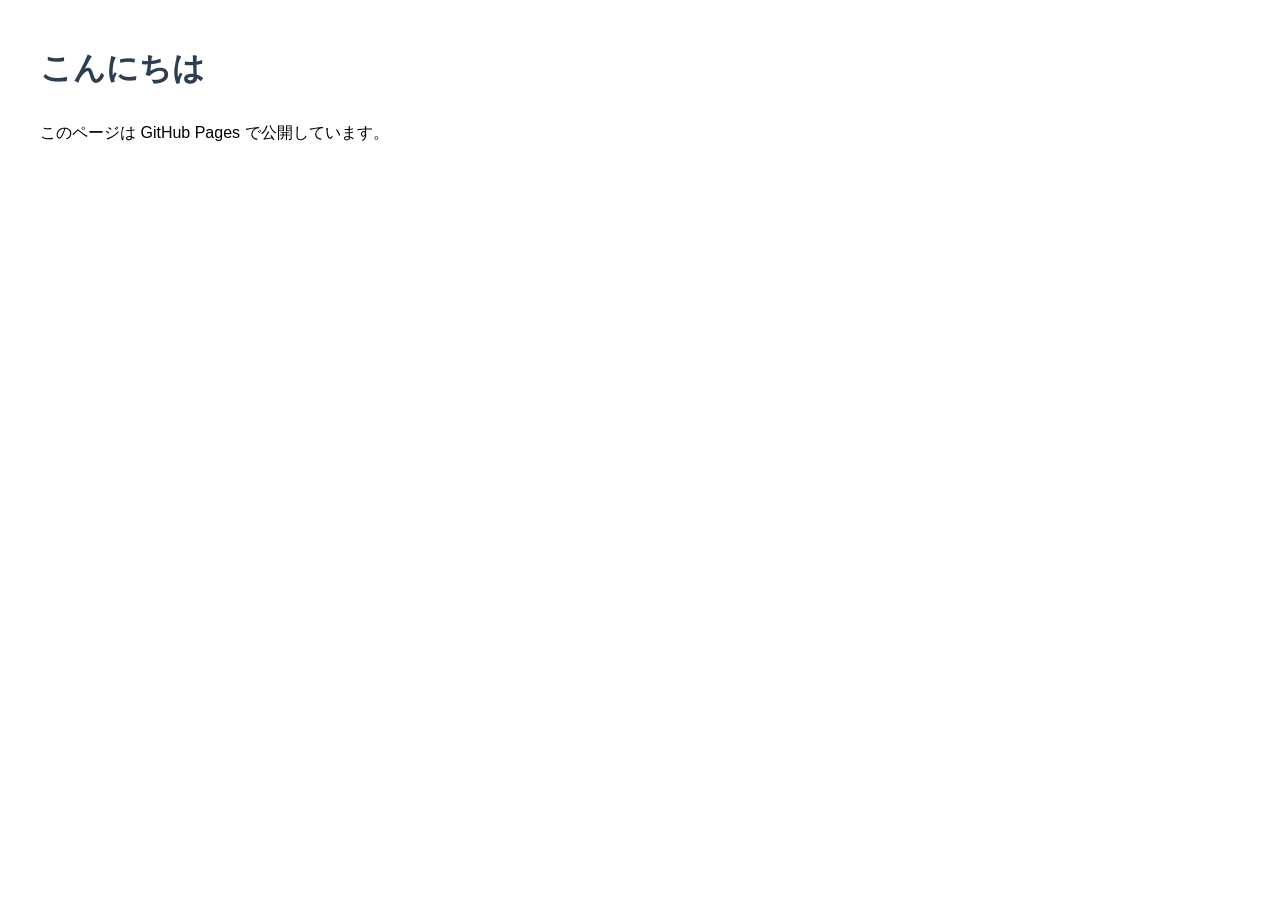
<file: index.html>
<!DOCTYPE html>
<html lang="ja">
<head>
  <meta charset="UTF-8">
  <meta name="viewport" content="width=device-width, initial-scale=1.0">
  <title>はじめてのGitHub Pages</title>
  <link rel="stylesheet" href="style.css">
</head>
<body>
  <h1>こんにちは</h1>
  <p>このページは GitHub Pages で公開しています。</p>
</body>
</html>
</file>
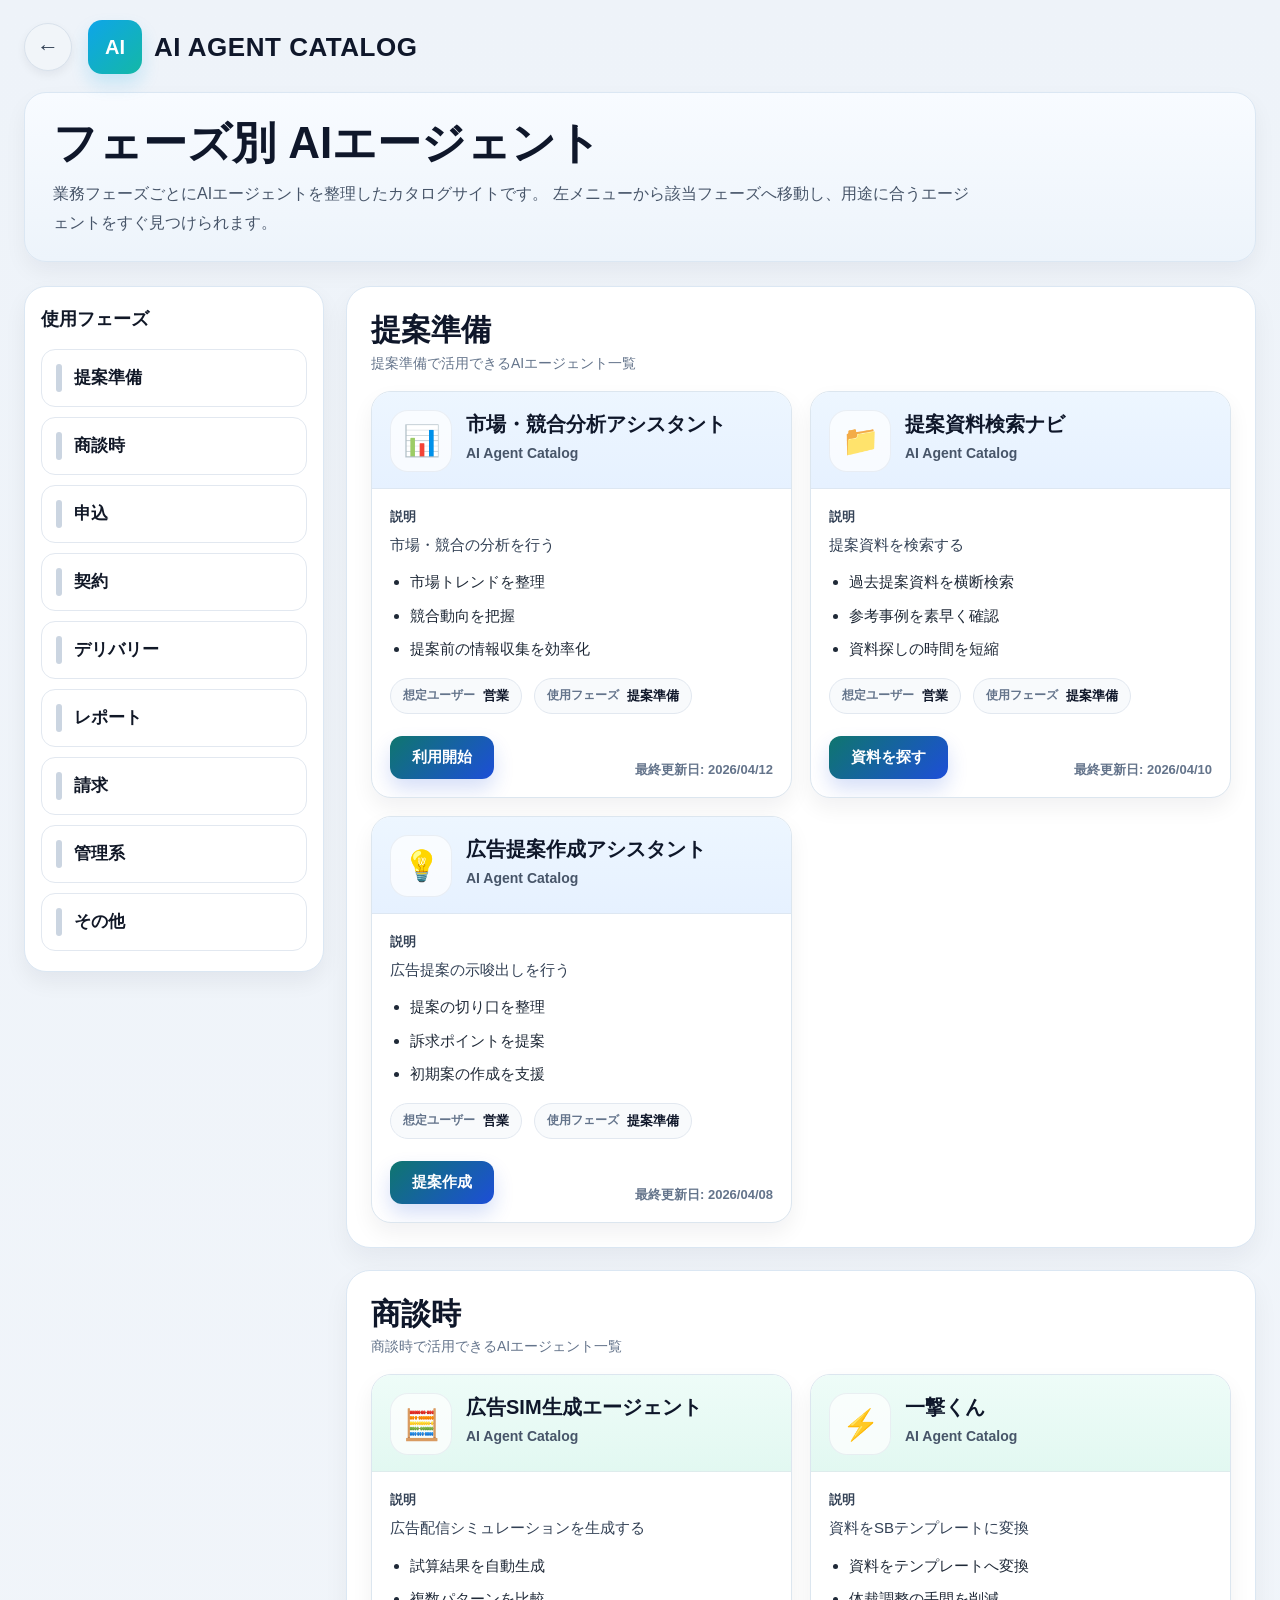
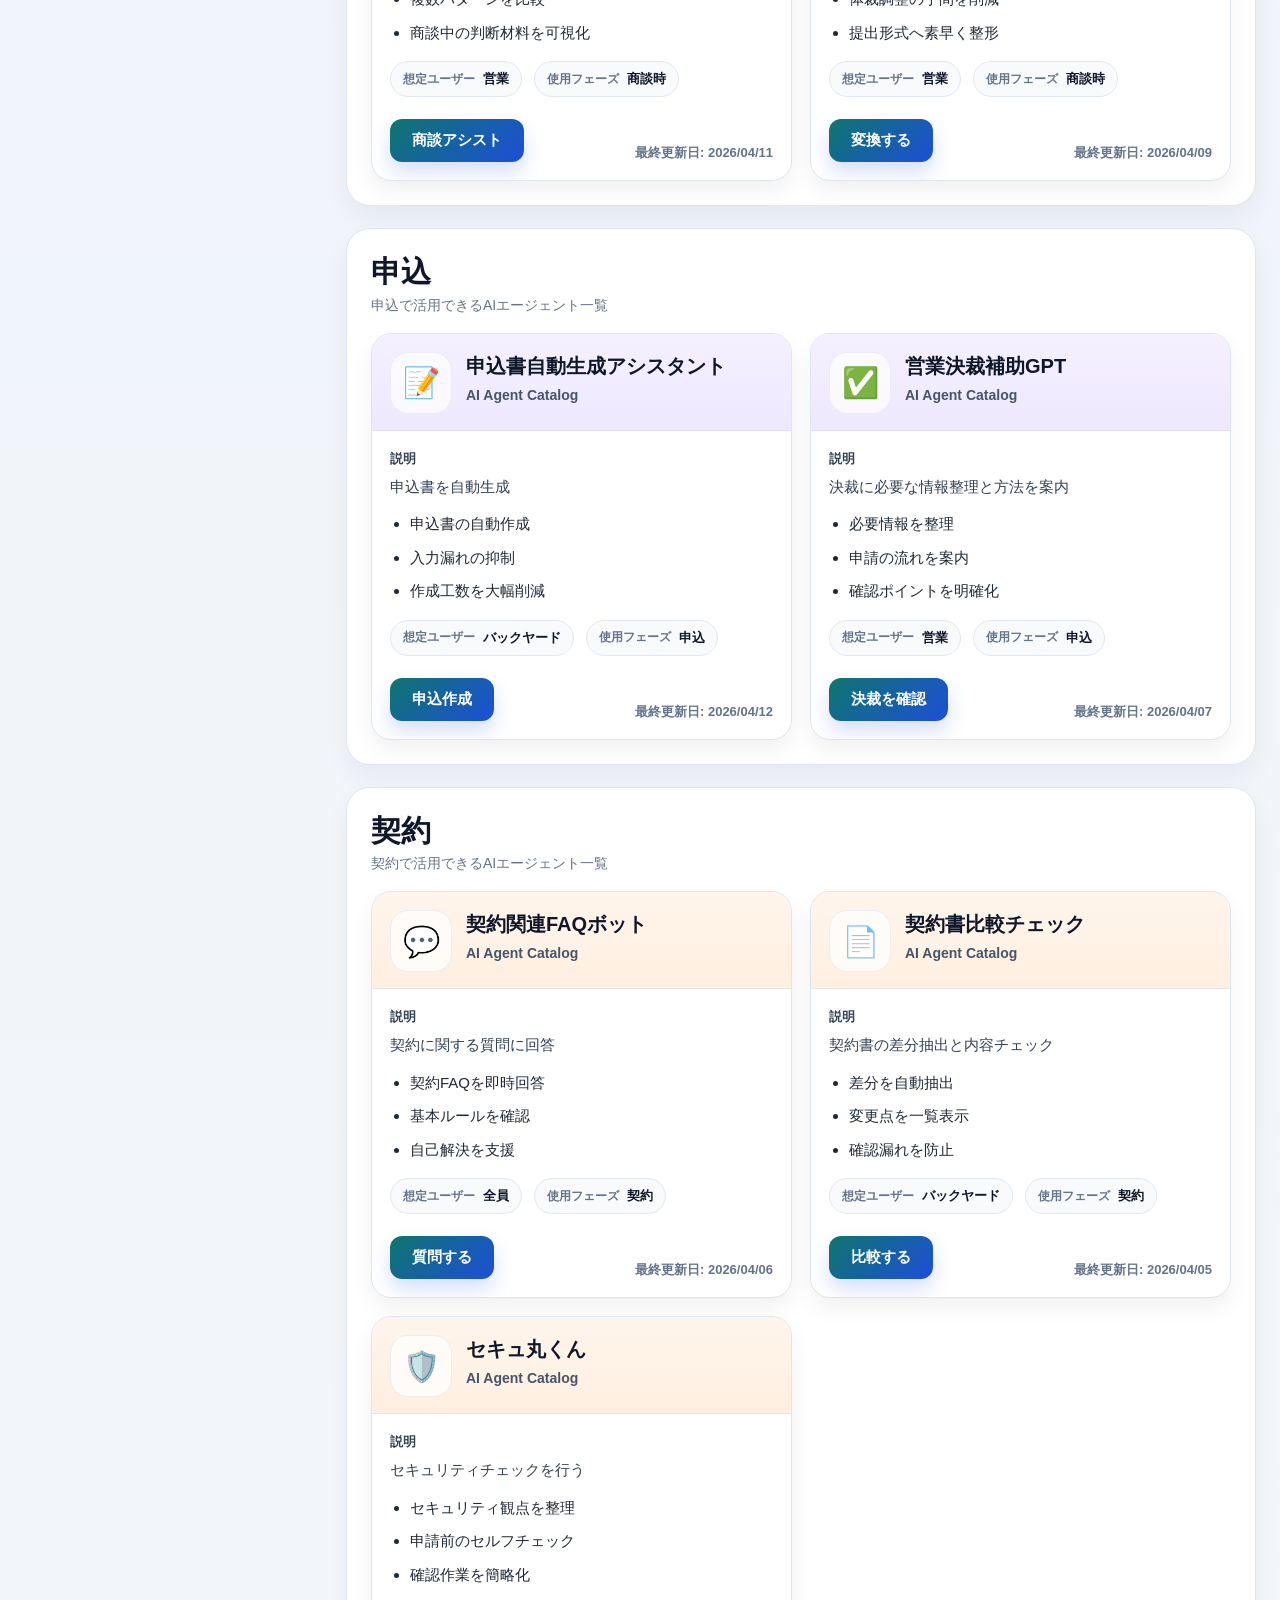
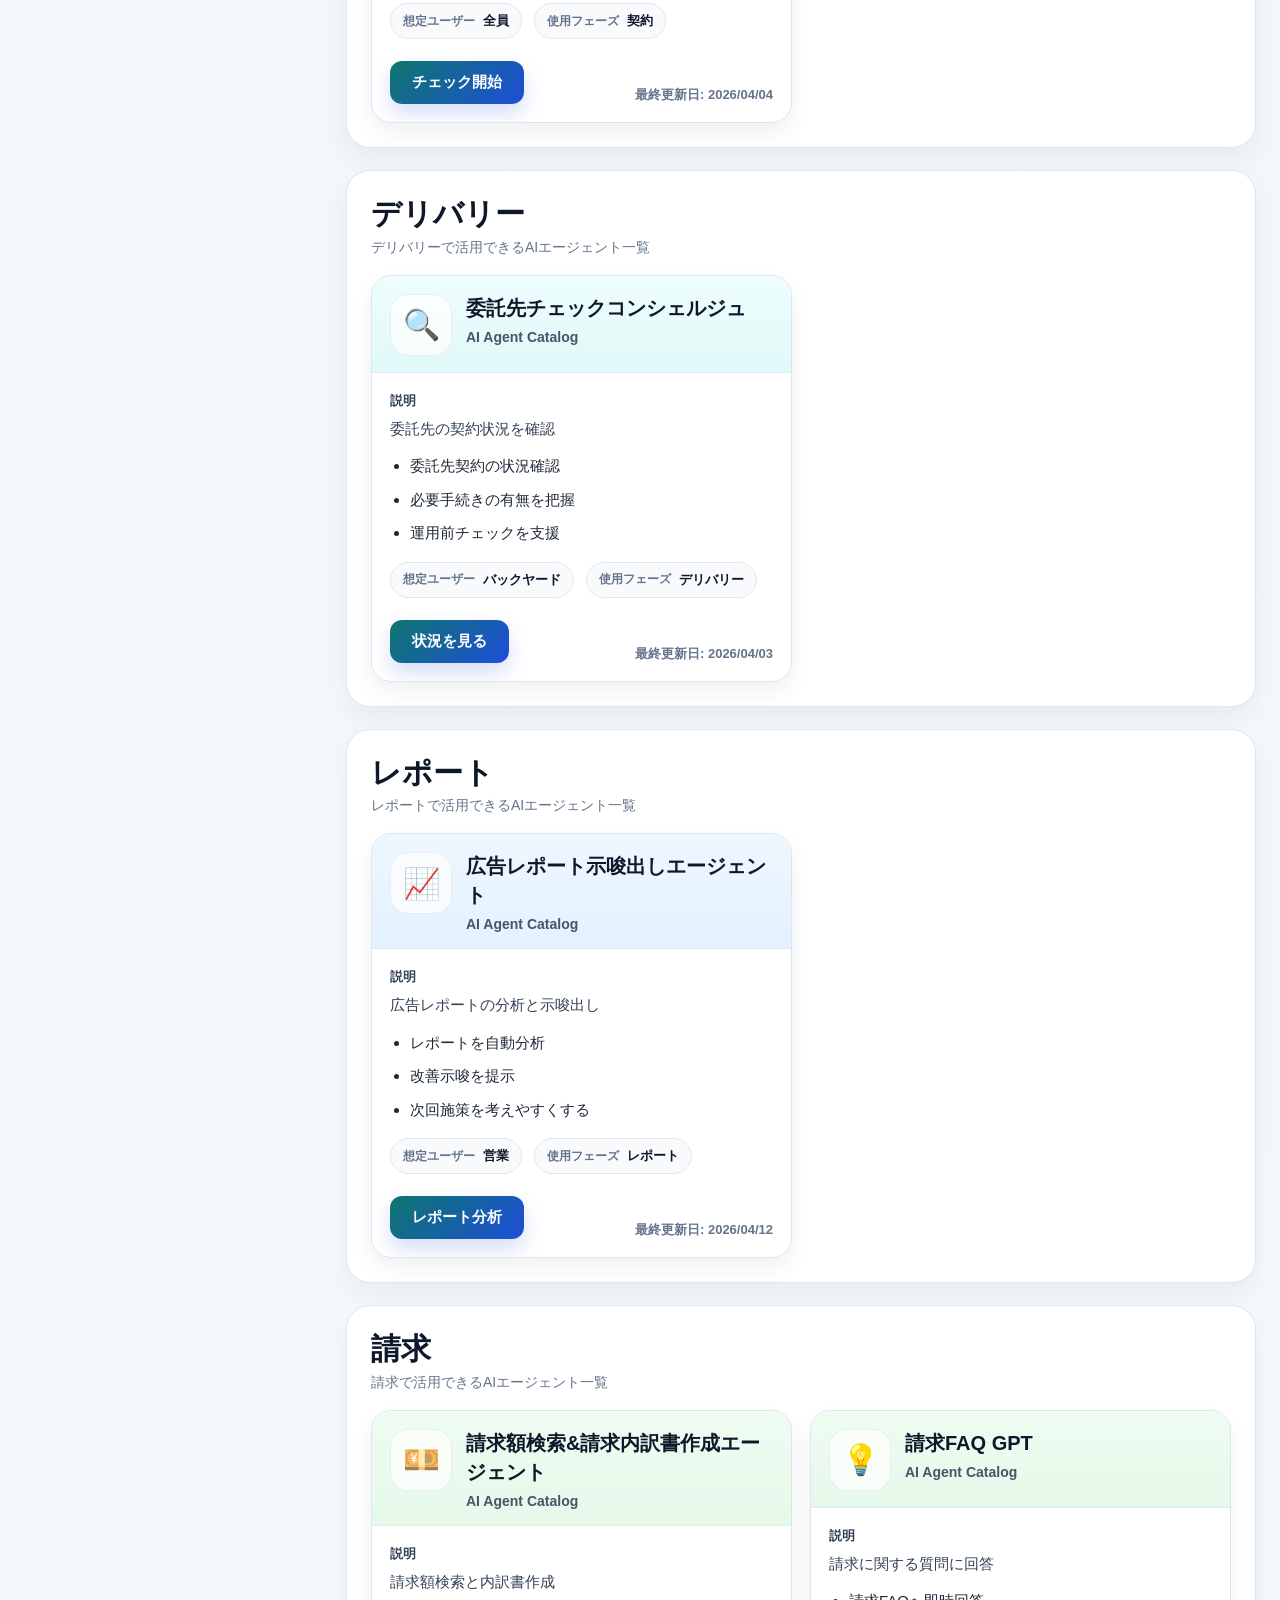
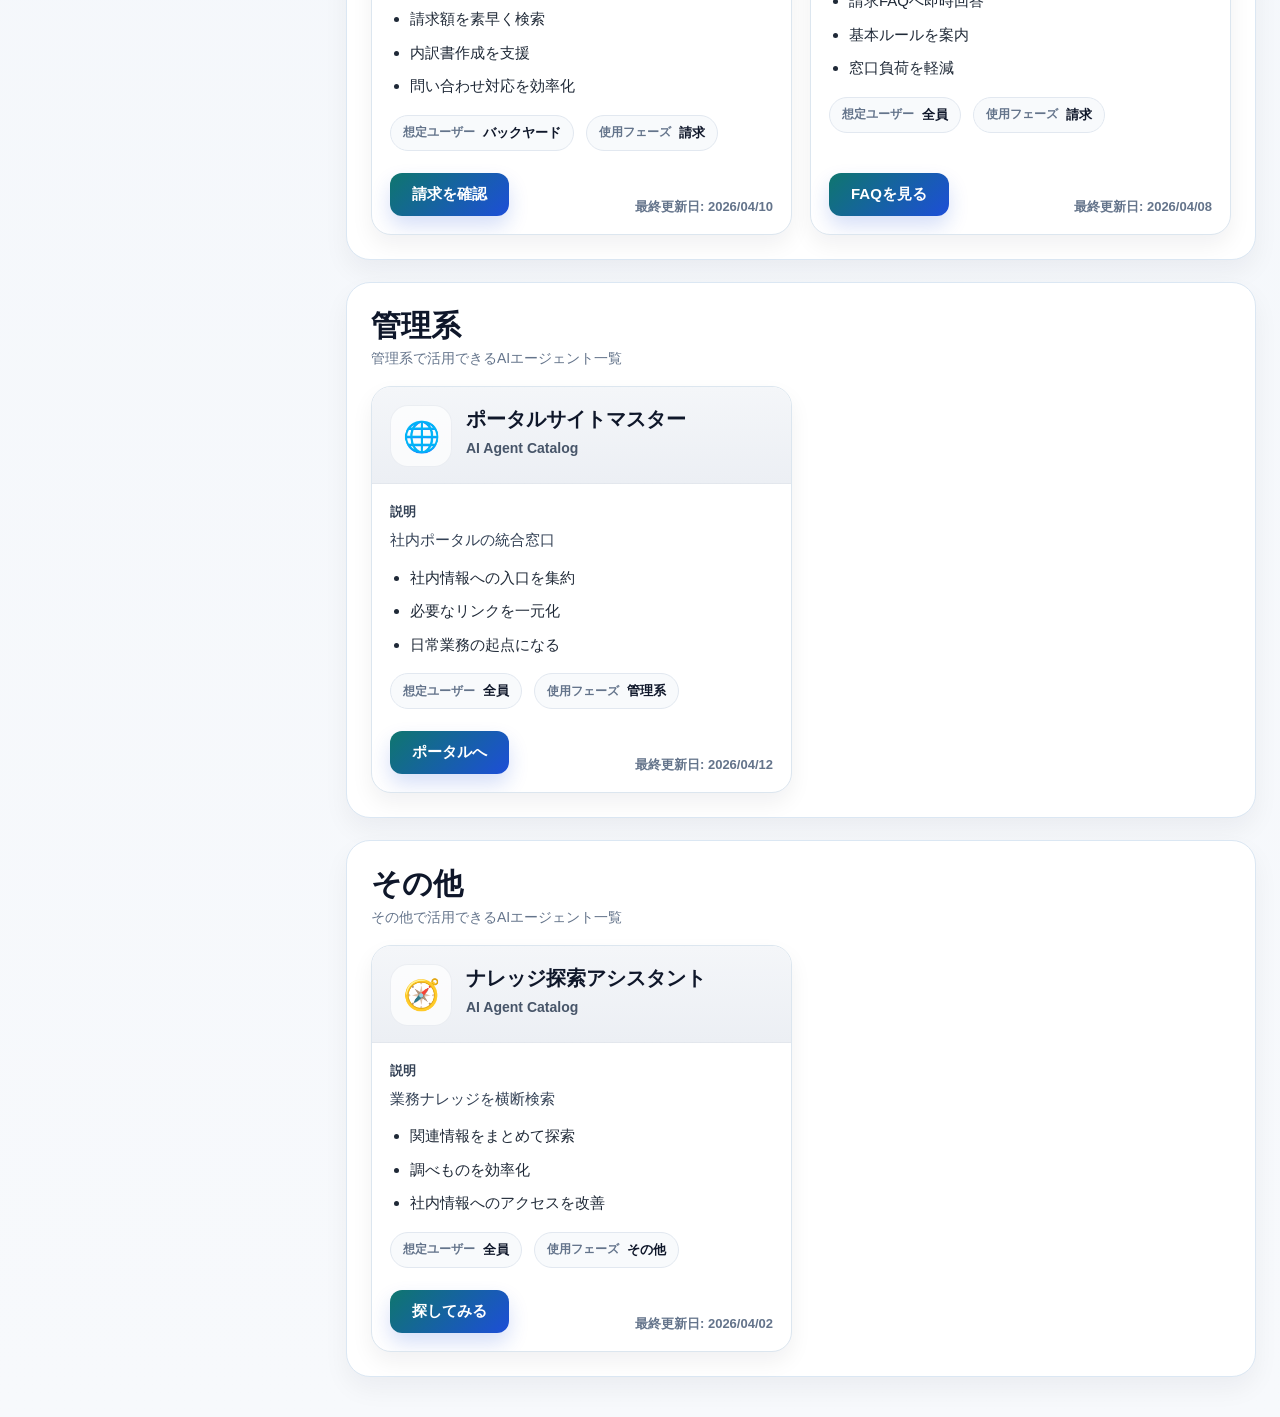
<file: catalog.html>
<!DOCTYPE html>
<html lang="ja">
<head>
  <meta charset="UTF-8" />
  <meta name="viewport" content="width=device-width, initial-scale=1.0" />
  <title>フェーズ別 AIエージェント</title>
  <link rel="stylesheet" href="./catalog.css" />
</head>
<body>
  <div id="app"></div>

  <script>
    const phases = [
      { id: 'phase-proposal', label: '提案準備' },
      { id: 'phase-meeting', label: '商談時' },
      { id: 'phase-application', label: '申込' },
      { id: 'phase-contract', label: '契約' },
      { id: 'phase-delivery', label: 'デリバリー' },
      { id: 'phase-report', label: 'レポート' },
      { id: 'phase-billing', label: '請求' },
      { id: 'phase-admin', label: '管理系' },
      { id: 'phase-other', label: 'その他' }
    ];

    const agents = [
      {
        name: '市場・競合分析アシスタント',
        phase: '提案準備',
        userType: '営業',
        updatedAt: '2026/04/12',
        summary: '市場・競合の分析を行う',
        bullets: ['市場トレンドを整理', '競合動向を把握', '提案前の情報収集を効率化'],
        ctaLabel: '利用開始',
        icon: '📊',
        accentClass: 'accentBlue'
      },
      {
        name: '提案資料検索ナビ',
        phase: '提案準備',
        userType: '営業',
        updatedAt: '2026/04/10',
        summary: '提案資料を検索する',
        bullets: ['過去提案資料を横断検索', '参考事例を素早く確認', '資料探しの時間を短縮'],
        ctaLabel: '資料を探す',
        icon: '📁',
        accentClass: 'accentBlue'
      },
      {
        name: '広告提案作成アシスタント',
        phase: '提案準備',
        userType: '営業',
        updatedAt: '2026/04/08',
        summary: '広告提案の示唆出しを行う',
        bullets: ['提案の切り口を整理', '訴求ポイントを提案', '初期案の作成を支援'],
        ctaLabel: '提案作成',
        icon: '💡',
        accentClass: 'accentBlue'
      },
      {
        name: '広告SIM生成エージェント',
        phase: '商談時',
        userType: '営業',
        updatedAt: '2026/04/11',
        summary: '広告配信シミュレーションを生成する',
        bullets: ['試算結果を自動生成', '複数パターンを比較', '商談中の判断材料を可視化'],
        ctaLabel: '商談アシスト',
        icon: '🧮',
        accentClass: 'accentMint'
      },
      {
        name: '一撃くん',
        phase: '商談時',
        userType: '営業',
        updatedAt: '2026/04/09',
        summary: '資料をSBテンプレートに変換',
        bullets: ['資料をテンプレートへ変換', '体裁調整の手間を削減', '提出形式へ素早く整形'],
        ctaLabel: '変換する',
        icon: '⚡',
        accentClass: 'accentMint'
      },
      {
        name: '申込書自動生成アシスタント',
        phase: '申込',
        userType: 'バックヤード',
        updatedAt: '2026/04/12',
        summary: '申込書を自動生成',
        bullets: ['申込書の自動作成', '入力漏れの抑制', '作成工数を大幅削減'],
        ctaLabel: '申込作成',
        icon: '📝',
        accentClass: 'accentPurple'
      },
      {
        name: '営業決裁補助GPT',
        phase: '申込',
        userType: '営業',
        updatedAt: '2026/04/07',
        summary: '決裁に必要な情報整理と方法を案内',
        bullets: ['必要情報を整理', '申請の流れを案内', '確認ポイントを明確化'],
        ctaLabel: '決裁を確認',
        icon: '✅',
        accentClass: 'accentPurple'
      },
      {
        name: '契約関連FAQボット',
        phase: '契約',
        userType: '全員',
        updatedAt: '2026/04/06',
        summary: '契約に関する質問に回答',
        bullets: ['契約FAQを即時回答', '基本ルールを確認', '自己解決を支援'],
        ctaLabel: '質問する',
        icon: '💬',
        accentClass: 'accentOrange'
      },
      {
        name: '契約書比較チェック',
        phase: '契約',
        userType: 'バックヤード',
        updatedAt: '2026/04/05',
        summary: '契約書の差分抽出と内容チェック',
        bullets: ['差分を自動抽出', '変更点を一覧表示', '確認漏れを防止'],
        ctaLabel: '比較する',
        icon: '📄',
        accentClass: 'accentOrange'
      },
      {
        name: 'セキュ丸くん',
        phase: '契約',
        userType: '全員',
        updatedAt: '2026/04/04',
        summary: 'セキュリティチェックを行う',
        bullets: ['セキュリティ観点を整理', '申請前のセルフチェック', '確認作業を簡略化'],
        ctaLabel: 'チェック開始',
        icon: '🛡️',
        accentClass: 'accentOrange'
      },
      {
        name: '委託先チェックコンシェルジュ',
        phase: 'デリバリー',
        userType: 'バックヤード',
        updatedAt: '2026/04/03',
        summary: '委託先の契約状況を確認',
        bullets: ['委託先契約の状況確認', '必要手続きの有無を把握', '運用前チェックを支援'],
        ctaLabel: '状況を見る',
        icon: '🔍',
        accentClass: 'accentTeal'
      },
      {
        name: '広告レポート示唆出しエージェント',
        phase: 'レポート',
        userType: '営業',
        updatedAt: '2026/04/12',
        summary: '広告レポートの分析と示唆出し',
        bullets: ['レポートを自動分析', '改善示唆を提示', '次回施策を考えやすくする'],
        ctaLabel: 'レポート分析',
        icon: '📈',
        accentClass: 'accentSky'
      },
      {
        name: '請求額検索&請求内訳書作成エージェント',
        phase: '請求',
        userType: 'バックヤード',
        updatedAt: '2026/04/10',
        summary: '請求額検索と内訳書作成',
        bullets: ['請求額を素早く検索', '内訳書作成を支援', '問い合わせ対応を効率化'],
        ctaLabel: '請求を確認',
        icon: '💴',
        accentClass: 'accentGreen'
      },
      {
        name: '請求FAQ GPT',
        phase: '請求',
        userType: '全員',
        updatedAt: '2026/04/08',
        summary: '請求に関する質問に回答',
        bullets: ['請求FAQへ即時回答', '基本ルールを案内', '窓口負荷を軽減'],
        ctaLabel: 'FAQを見る',
        icon: '💡',
        accentClass: 'accentGreen'
      },
      {
        name: 'ポータルサイトマスター',
        phase: '管理系',
        userType: '全員',
        updatedAt: '2026/04/12',
        summary: '社内ポータルの統合窓口',
        bullets: ['社内情報への入口を集約', '必要なリンクを一元化', '日常業務の起点になる'],
        ctaLabel: 'ポータルへ',
        icon: '🌐',
        accentClass: 'accentGray'
      },
      {
        name: 'ナレッジ探索アシスタント',
        phase: 'その他',
        userType: '全員',
        updatedAt: '2026/04/02',
        summary: '業務ナレッジを横断検索',
        bullets: ['関連情報をまとめて探索', '調べものを効率化', '社内情報へのアクセスを改善'],
        ctaLabel: '探してみる',
        icon: '🧭',
        accentClass: 'accentGray'
      }
    ];

    const phaseIdMap = Object.fromEntries(phases.map((phase) => [phase.label, phase.id]));

    function renderMenu() {
      return phases.map((phase) => `
        <a class="phaseLink" href="#${phase.id}">
          <span class="phaseLinkBar"></span>
          <span class="phaseLinkText">${phase.label}</span>
        </a>
      `).join('');
    }

    function renderCards(phaseLabel) {
      const phaseAgents = agents.filter((agent) => agent.phase === phaseLabel);

      if (phaseAgents.length === 0) {
        return '<p class="emptyText">このフェーズのエージェントはまだ登録されていません。</p>';
      }

      return phaseAgents.map((agent) => `
        <article class="card">
          <div class="cardTop ${agent.accentClass}">
            <div class="cardIcon">${agent.icon}</div>
            <div class="cardTitleArea">
              <h3 class="cardTitle">${agent.name}</h3>
              <div class="cardCompany">AI Agent Catalog</div>
            </div>
          </div>

          <div class="cardBody">
            <div class="summaryRow">
              <span class="summaryLabel">説明</span>
              <p class="summaryText">${agent.summary}</p>
            </div>

            <ul class="bulletList">
              ${agent.bullets.map((bullet) => `<li class="bulletItem">${bullet}</li>`).join('')}
            </ul>
          </div>

          <div class="cardMeta">
            <div class="metaBlock">
              <span class="metaLabel">想定ユーザー</span>
              <span class="metaValue">${agent.userType}</span>
            </div>

            <div class="metaBlock">
              <span class="metaLabel">使用フェーズ</span>
              <span class="metaValue">${agent.phase}</span>
            </div>
          </div>

          <div class="cardFooter">
            <button type="button" class="ctaButton" data-agent-name="${agent.name}">${agent.ctaLabel}</button>
            <div class="updatedAt">最終更新日: ${agent.updatedAt}</div>
          </div>
        </article>
      `).join('');
    }

    function renderSections() {
      return phases.map((phase) => `
        <section id="${phase.id}" class="phaseSection">
          <div class="phaseHeader">
            <h2 class="phaseTitle">${phase.label}</h2>
            <p class="phaseDescription">${phase.label}で活用できるAIエージェント一覧</p>
          </div>
          <div class="cardGrid">
            ${renderCards(phase.label)}
          </div>
        </section>
      `).join('');
    }

    function renderPage() {
      const app = document.getElementById('app');
      app.innerHTML = `
        <div class="catalogPage">
          <div class="topBar">
            <a class="backCircle" href="./index.html" aria-label="トップページへ戻る">←</a>
            <div class="brandArea">
              <div class="brandLogo">AI</div>
              <div class="brandText">AI AGENT CATALOG</div>
            </div>
          </div>

          <div class="pageHeader">
            <h1 class="pageTitle">フェーズ別 AIエージェント</h1>
            <p class="pageLead">
              業務フェーズごとにAIエージェントを整理したカタログサイトです。
              左メニューから該当フェーズへ移動し、用途に合うエージェントをすぐ見つけられます。
            </p>
          </div>

          <div class="pageLayout">
            <aside class="sidebar">
              <div class="sidebarCard">
                <h2 class="sidebarTitle">使用フェーズ</h2>
                <nav class="phaseMenu">
                  ${renderMenu()}
                </nav>
              </div>
            </aside>

            <main class="contentArea">
              ${renderSections()}
            </main>
          </div>
        </div>
      `;

      document.querySelectorAll('.ctaButton').forEach((button) => {
        button.addEventListener('click', () => {
          const agentName = button.getAttribute('data-agent-name');
          alert(`「${agentName}」の起動先や詳細画面は、今後ここに接続できます。`);
        });
      });
    }

    renderPage();
  </script>
</body>
</html>
</file>
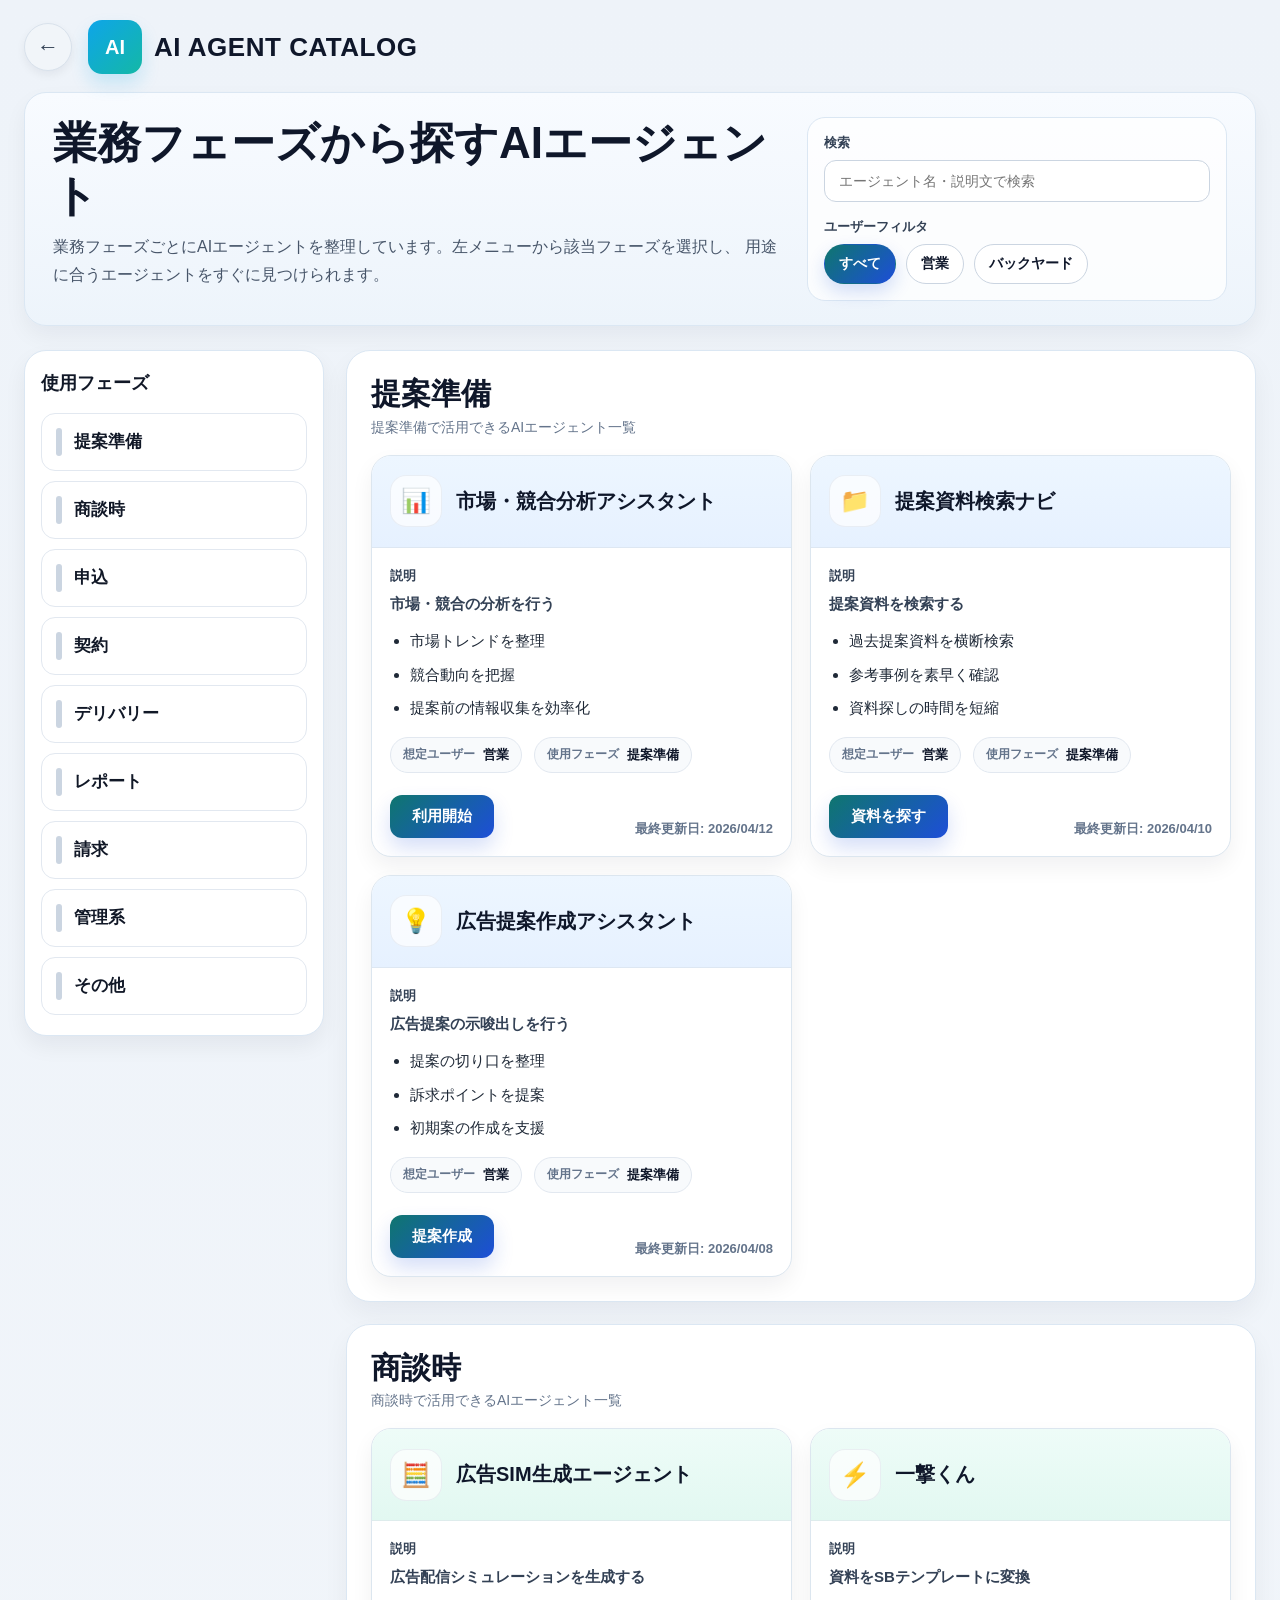
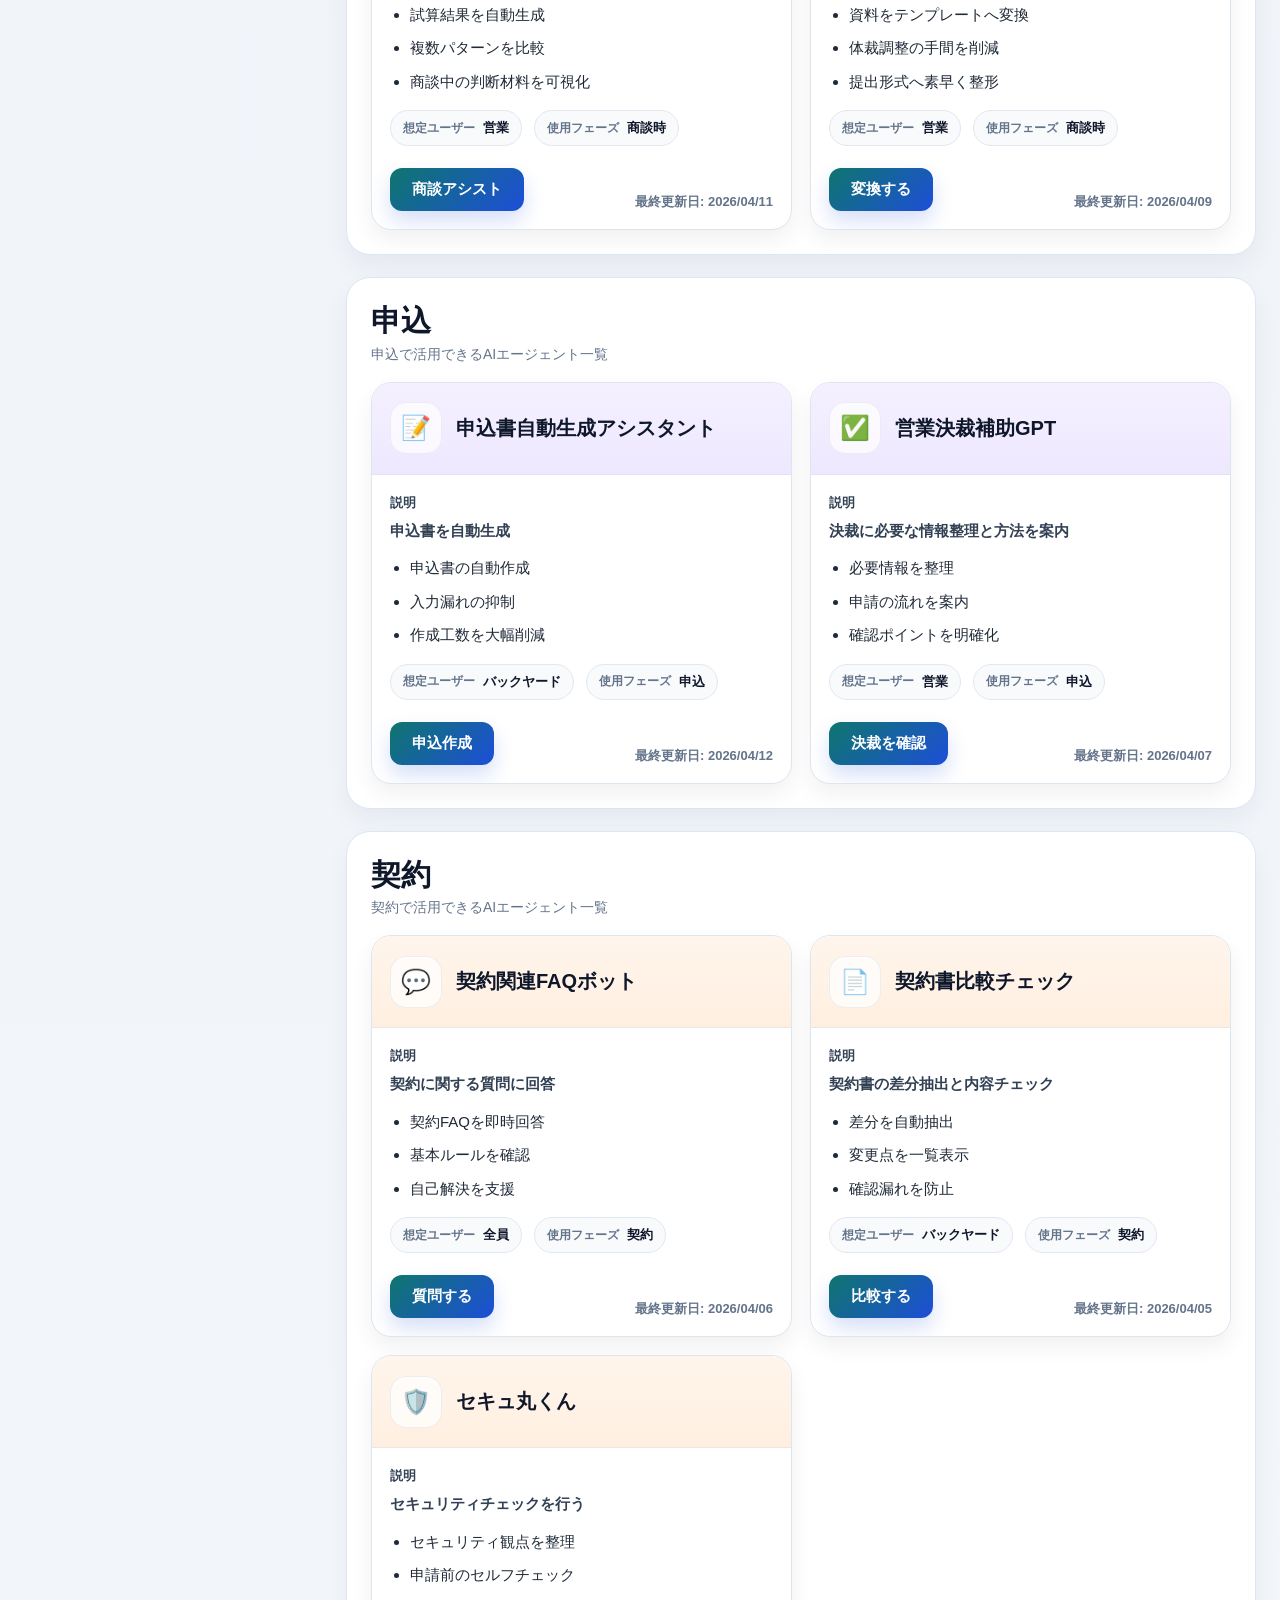
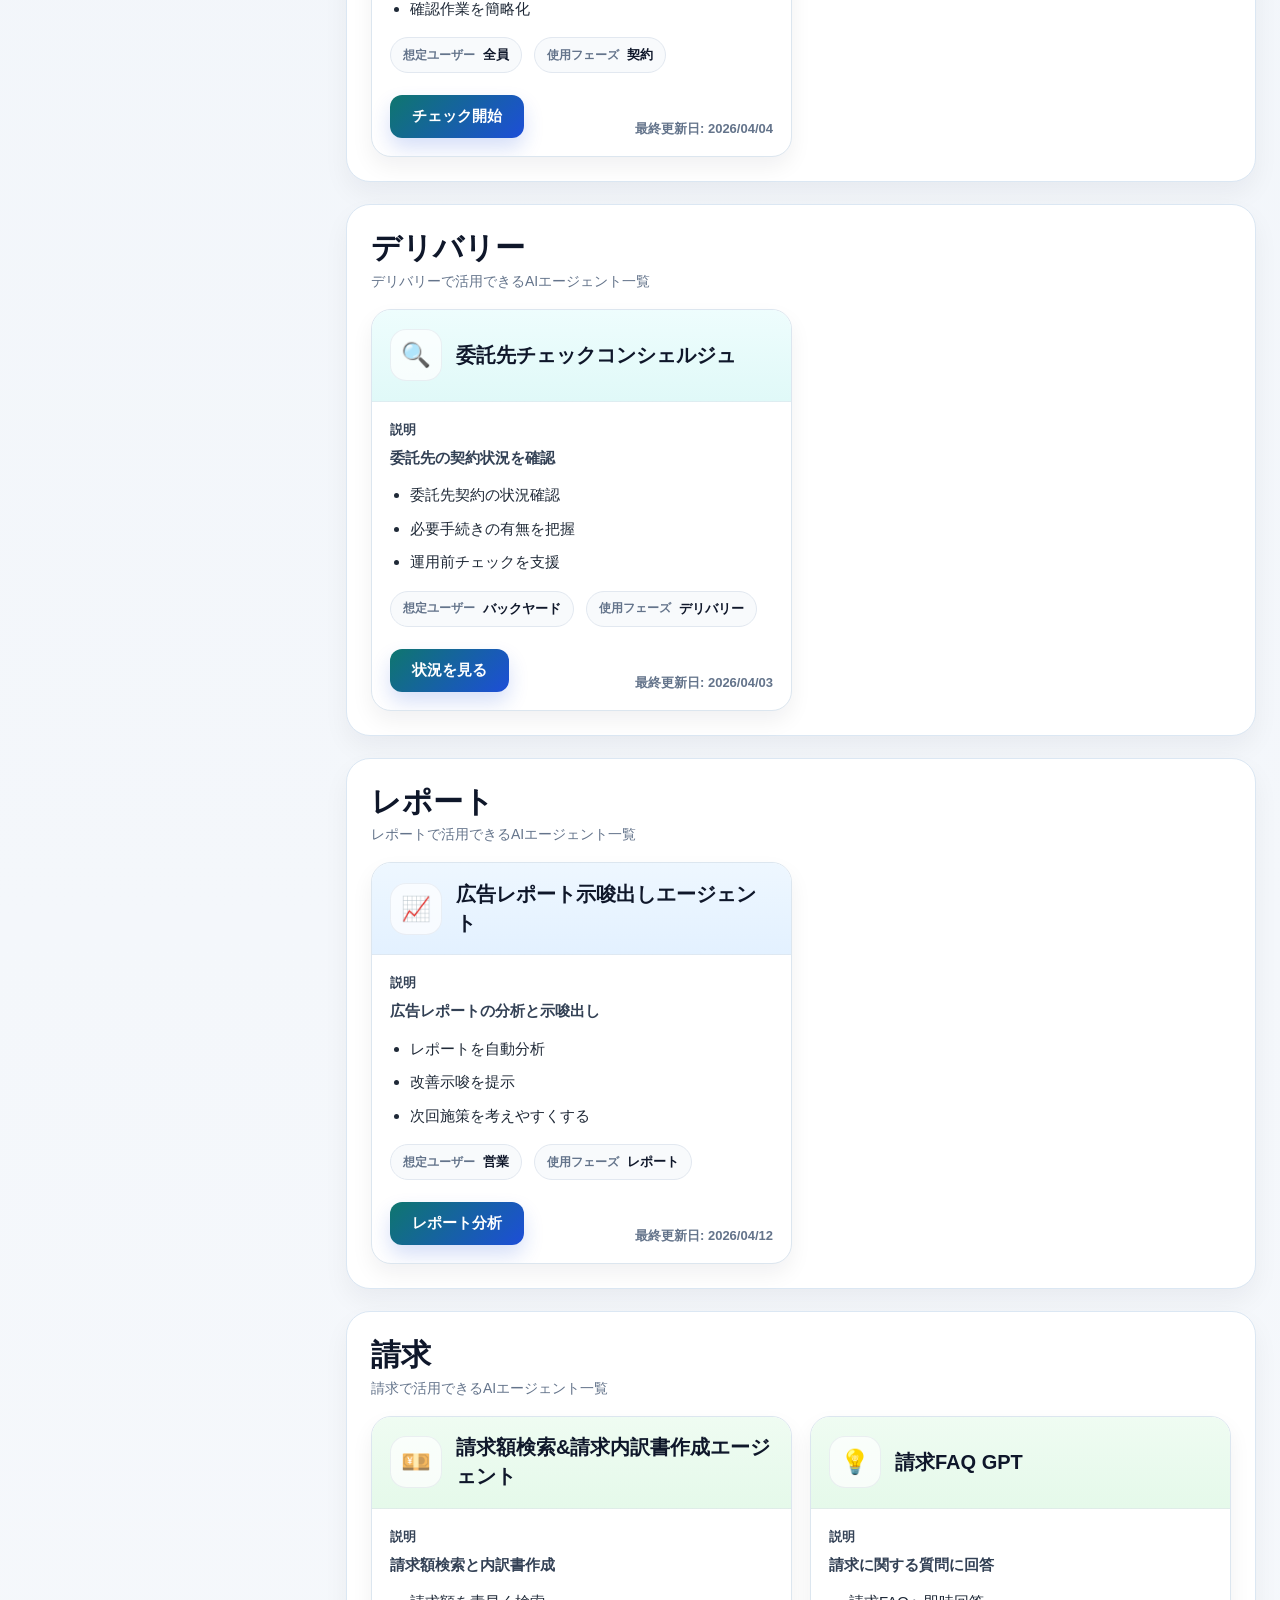
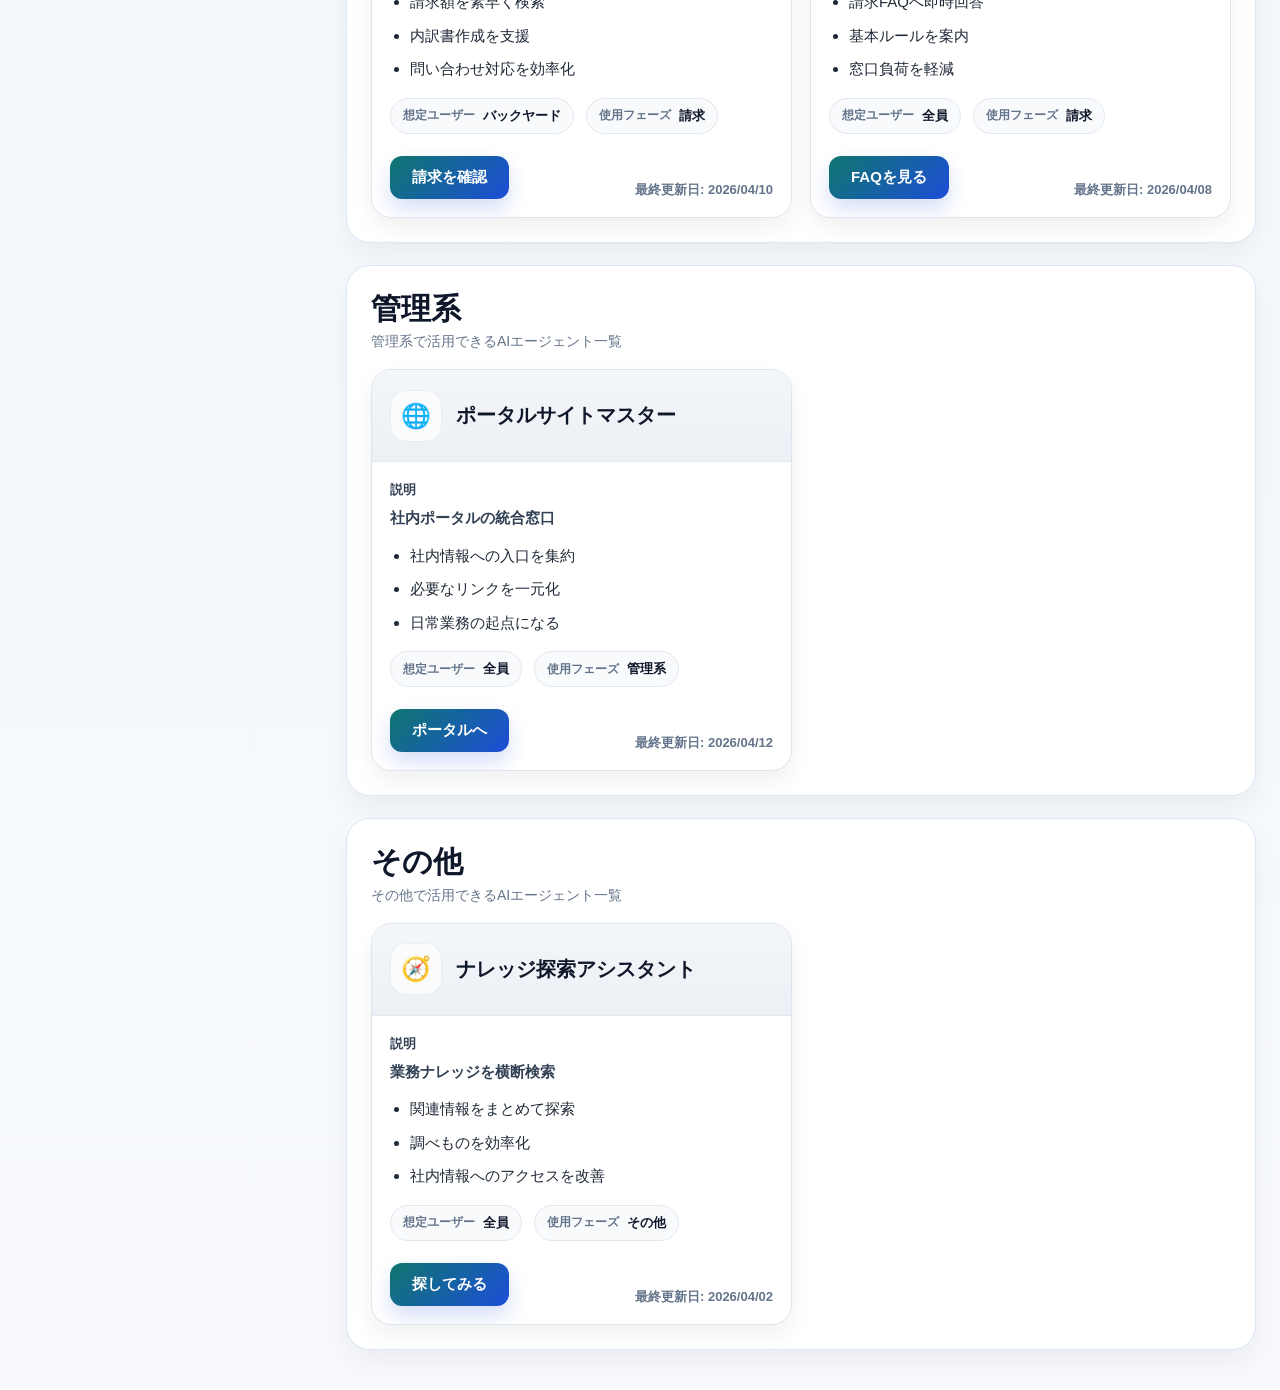
<file: catalog_v2.html>
<!DOCTYPE html>
<html lang="ja">
<head>
  <meta charset="UTF-8" />
  <meta name="viewport" content="width=device-width, initial-scale=1.0" />
  <title>AI Agent Catalog</title>
  <link rel="stylesheet" href="catalog_v2.css" />
</head>
<body>
  <div class="catalogPage">
    <div class="topBar">
      <div class="backCircle">←</div>
      <div class="brandArea">
        <div class="brandLogo">AI</div>
        <div class="brandText">AI AGENT CATALOG</div>
      </div>
    </div>

    <div class="pageHeader">
      <div class="pageHeaderTop">
        <div>
          <h1 class="pageTitle">業務フェーズから探すAIエージェント</h1>
          <p class="pageLead">
            業務フェーズごとにAIエージェントを整理しています。左メニューから該当フェーズを選択し、
            用途に合うエージェントをすぐに見つけられます。
          </p>
        </div>

        <div class="toolbarCard">
          <div class="toolbarGroup">
            <label class="toolbarLabel" for="searchInput">検索</label>
            <input id="searchInput" class="searchInput" type="text" placeholder="エージェント名・説明文で検索" />
          </div>

          <div class="toolbarGroup">
            <span class="toolbarLabel">ユーザーフィルタ</span>
            <div class="filterButtons">
              <button type="button" class="filterButton is-active" data-filter="全員">すべて</button>
              <button type="button" class="filterButton" data-filter="営業">営業</button>
              <button type="button" class="filterButton" data-filter="バックヤード">バックヤード</button>
            </div>
          </div>
        </div>
      </div>
    </div>

    <div class="pageLayout">
      <aside class="sidebar">
        <div class="sidebarCard">
          <h2 class="sidebarTitle">使用フェーズ</h2>
          <nav class="phaseMenu" id="phaseMenu"></nav>
        </div>
      </aside>

      <main class="contentArea" id="contentArea"></main>
    </div>
  </div>

  <script>
    const phaseOrder = [
      '提案準備',
      '商談時',
      '申込',
      '契約',
      'デリバリー',
      'レポート',
      '請求',
      '管理系',
      'その他'
    ];

    const agents = [
      { name: '市場・競合分析アシスタント', phase: '提案準備', userType: '営業', updatedAt: '2026/04/12', summary: '市場・競合の分析を行う', bullets: ['市場トレンドを整理', '競合動向を把握', '提案前の情報収集を効率化'], ctaLabel: '利用開始', icon: '📊', accentClass: 'accentBlue' },
      { name: '提案資料検索ナビ', phase: '提案準備', userType: '営業', updatedAt: '2026/04/10', summary: '提案資料を検索する', bullets: ['過去提案資料を横断検索', '参考事例を素早く確認', '資料探しの時間を短縮'], ctaLabel: '資料を探す', icon: '📁', accentClass: 'accentBlue' },
      { name: '広告提案作成アシスタント', phase: '提案準備', userType: '営業', updatedAt: '2026/04/08', summary: '広告提案の示唆出しを行う', bullets: ['提案の切り口を整理', '訴求ポイントを提案', '初期案の作成を支援'], ctaLabel: '提案作成', icon: '💡', accentClass: 'accentBlue' },
      { name: '広告SIM生成エージェント', phase: '商談時', userType: '営業', updatedAt: '2026/04/11', summary: '広告配信シミュレーションを生成する', bullets: ['試算結果を自動生成', '複数パターンを比較', '商談中の判断材料を可視化'], ctaLabel: '商談アシスト', icon: '🧮', accentClass: 'accentMint' },
      { name: '一撃くん', phase: '商談時', userType: '営業', updatedAt: '2026/04/09', summary: '資料をSBテンプレートに変換', bullets: ['資料をテンプレートへ変換', '体裁調整の手間を削減', '提出形式へ素早く整形'], ctaLabel: '変換する', icon: '⚡', accentClass: 'accentMint' },
      { name: '申込書自動生成アシスタント', phase: '申込', userType: 'バックヤード', updatedAt: '2026/04/12', summary: '申込書を自動生成', bullets: ['申込書の自動作成', '入力漏れの抑制', '作成工数を大幅削減'], ctaLabel: '申込作成', icon: '📝', accentClass: 'accentPurple' },
      { name: '営業決裁補助GPT', phase: '申込', userType: '営業', updatedAt: '2026/04/07', summary: '決裁に必要な情報整理と方法を案内', bullets: ['必要情報を整理', '申請の流れを案内', '確認ポイントを明確化'], ctaLabel: '決裁を確認', icon: '✅', accentClass: 'accentPurple' },
      { name: '契約関連FAQボット', phase: '契約', userType: '全員', updatedAt: '2026/04/06', summary: '契約に関する質問に回答', bullets: ['契約FAQを即時回答', '基本ルールを確認', '自己解決を支援'], ctaLabel: '質問する', icon: '💬', accentClass: 'accentOrange' },
      { name: '契約書比較チェック', phase: '契約', userType: 'バックヤード', updatedAt: '2026/04/05', summary: '契約書の差分抽出と内容チェック', bullets: ['差分を自動抽出', '変更点を一覧表示', '確認漏れを防止'], ctaLabel: '比較する', icon: '📄', accentClass: 'accentOrange' },
      { name: 'セキュ丸くん', phase: '契約', userType: '全員', updatedAt: '2026/04/04', summary: 'セキュリティチェックを行う', bullets: ['セキュリティ観点を整理', '申請前のセルフチェック', '確認作業を簡略化'], ctaLabel: 'チェック開始', icon: '🛡️', accentClass: 'accentOrange' },
      { name: '委託先チェックコンシェルジュ', phase: 'デリバリー', userType: 'バックヤード', updatedAt: '2026/04/03', summary: '委託先の契約状況を確認', bullets: ['委託先契約の状況確認', '必要手続きの有無を把握', '運用前チェックを支援'], ctaLabel: '状況を見る', icon: '🔍', accentClass: 'accentTeal' },
      { name: '広告レポート示唆出しエージェント', phase: 'レポート', userType: '営業', updatedAt: '2026/04/12', summary: '広告レポートの分析と示唆出し', bullets: ['レポートを自動分析', '改善示唆を提示', '次回施策を考えやすくする'], ctaLabel: 'レポート分析', icon: '📈', accentClass: 'accentSky' },
      { name: '請求額検索&請求内訳書作成エージェント', phase: '請求', userType: 'バックヤード', updatedAt: '2026/04/10', summary: '請求額検索と内訳書作成', bullets: ['請求額を素早く検索', '内訳書作成を支援', '問い合わせ対応を効率化'], ctaLabel: '請求を確認', icon: '💴', accentClass: 'accentGreen' },
      { name: '請求FAQ GPT', phase: '請求', userType: '全員', updatedAt: '2026/04/08', summary: '請求に関する質問に回答', bullets: ['請求FAQへ即時回答', '基本ルールを案内', '窓口負荷を軽減'], ctaLabel: 'FAQを見る', icon: '💡', accentClass: 'accentGreen' },
      { name: 'ポータルサイトマスター', phase: '管理系', userType: '全員', updatedAt: '2026/04/12', summary: '社内ポータルの統合窓口', bullets: ['社内情報への入口を集約', '必要なリンクを一元化', '日常業務の起点になる'], ctaLabel: 'ポータルへ', icon: '🌐', accentClass: 'accentGray' },
      { name: 'ナレッジ探索アシスタント', phase: 'その他', userType: '全員', updatedAt: '2026/04/02', summary: '業務ナレッジを横断検索', bullets: ['関連情報をまとめて探索', '調べものを効率化', '社内情報へのアクセスを改善'], ctaLabel: '探してみる', icon: '🧭', accentClass: 'accentGray' }
    ];

    const phaseMenu = document.getElementById('phaseMenu');
    const contentArea = document.getElementById('contentArea');
    const searchInput = document.getElementById('searchInput');
    const filterButtons = document.querySelectorAll('.filterButton');

    let currentFilter = '全員';
    let currentQuery = '';

    function escapeHtml(value) {
      return String(value)
        .replaceAll('&', '&amp;')
        .replaceAll('<', '&lt;')
        .replaceAll('>', '&gt;')
        .replaceAll('"', '&quot;')
        .replaceAll("'", '&#39;');
    }

    function createPhaseMenu() {
      phaseMenu.innerHTML = phaseOrder.map((phase) => `
        <a class="phaseLink" href="#phase-${phase}">
          <span class="phaseLinkBar"></span>
          <span class="phaseLinkText">${phase}</span>
        </a>
      `).join('');
    }

    function matchesFilter(agent) {
      const filterMatch = currentFilter === '全員' || agent.userType === currentFilter || agent.userType === '全員';
      const q = currentQuery.trim().toLowerCase();
      if (!q) return filterMatch;

      const target = [agent.name, agent.phase, agent.userType, agent.summary, ...agent.bullets].join(' ').toLowerCase();
      return filterMatch && target.includes(q);
    }

    function renderSections() {
      const sectionsHtml = phaseOrder.map((phase) => {
        const phaseAgents = agents.filter((agent) => agent.phase === phase && matchesFilter(agent));

        const cardsHtml = phaseAgents.length > 0
          ? phaseAgents.map((agent) => `
            <article class="card">
              <div class="cardTop ${agent.accentClass}">
                <div class="cardIcon">${agent.icon}</div>
                <div class="cardTitleArea">
                  <h3 class="cardTitle">${escapeHtml(agent.name)}</h3>
                </div>
              </div>

              <div class="cardBody">
                <div class="summaryRow">
                  <span class="summaryLabel">説明</span>
                  <p class="summaryText"><strong>${escapeHtml(agent.summary)}</strong></p>
                </div>

                <ul class="bulletList">
                  ${agent.bullets.map((bullet) => `<li class="bulletItem">${escapeHtml(bullet)}</li>`).join('')}
                </ul>
              </div>

              <div class="cardMeta">
                <div class="metaBlock">
                  <span class="metaLabel">想定ユーザー</span>
                  <span class="metaValue">${escapeHtml(agent.userType)}</span>
                </div>

                <div class="metaBlock">
                  <span class="metaLabel">使用フェーズ</span>
                  <span class="metaValue">${escapeHtml(agent.phase)}</span>
                </div>
              </div>

              <div class="cardFooter">
                <button type="button" class="ctaButton" data-agent-name="${escapeHtml(agent.name)}">${escapeHtml(agent.ctaLabel)}</button>
                <div class="updatedAt">最終更新日: ${escapeHtml(agent.updatedAt)}</div>
              </div>
            </article>
          `).join('')
          : `<p class="emptyText">該当するエージェントはありません。</p>`;

        return `
          <section id="phase-${phase}" class="phaseSection">
            <div class="phaseHeader">
              <h2 class="phaseTitle">${phase}</h2>
              <p class="phaseDescription">${phase}で活用できるAIエージェント一覧</p>
            </div>
            <div class="cardGrid">${cardsHtml}</div>
          </section>
        `;
      }).join('');

      contentArea.innerHTML = sectionsHtml;

      contentArea.querySelectorAll('.ctaButton').forEach((button) => {
        button.addEventListener('click', () => {
          const agentName = button.getAttribute('data-agent-name');
          alert(`「${agentName}」の起動先や詳細画面は、今後ここに接続できます。`);
        });
      });
    }

    searchInput.addEventListener('input', (event) => {
      currentQuery = event.target.value;
      renderSections();
    });

    filterButtons.forEach((button) => {
      button.addEventListener('click', () => {
        currentFilter = button.dataset.filter;
        filterButtons.forEach((btn) => btn.classList.remove('is-active'));
        button.classList.add('is-active');
        renderSections();
      });
    });

    createPhaseMenu();
    renderSections();
  </script>
</body>
</html>
</file>
<file: style.css>
body {
  font-family: sans-serif;
  margin: 40px;
  line-height: 1.8;
}

h1 {
  color: #2c3e50;
}
</file>
<file: catalog.css>
html {
  scroll-behavior: smooth;
}

* {
  box-sizing: border-box;
}

body {
  margin: 0;
  font-family: "Segoe UI", "Yu Gothic UI", "Hiragino Sans", sans-serif;
  background: linear-gradient(180deg, #eef3f9 0%, #f7f9fc 100%);
  color: #1f2937;
}

.catalogPage {
  min-height: 100vh;
  padding: 20px 24px 40px;
  overflow-x: hidden;
}

.topBar {
  display: flex;
  align-items: center;
  gap: 16px;
  margin-bottom: 18px;
}

.backCircle {
  width: 48px;
  height: 48px;
  min-width: 48px;
  border-radius: 50%;
  background: #f1f5f9;
  border: 1px solid #d9e2ec;
  display: flex;
  align-items: center;
  justify-content: center;
  font-size: 22px;
  color: #334155;
  box-shadow: 0 4px 10px rgba(15, 23, 42, 0.06);
  text-decoration: none;
}

.brandArea {
  display: flex;
  align-items: center;
  gap: 12px;
  min-width: 0;
}

.brandLogo {
  width: 54px;
  height: 54px;
  border-radius: 14px;
  background: linear-gradient(135deg, #0ea5e9 0%, #14b8a6 100%);
  color: #ffffff;
  font-size: 20px;
  font-weight: 800;
  display: flex;
  align-items: center;
  justify-content: center;
  box-shadow: 0 10px 18px rgba(14, 165, 233, 0.18);
  flex-shrink: 0;
}

.brandText {
  font-size: 26px;
  font-weight: 800;
  letter-spacing: 0.02em;
  color: #0f172a;
  min-width: 0;
  word-break: break-word;
}

.pageHeader {
  background: linear-gradient(180deg, #f8fbff 0%, #edf4fb 100%);
  border: 1px solid #dbe7f3;
  border-radius: 22px;
  padding: 24px 28px;
  margin-bottom: 24px;
  box-shadow: 0 10px 22px rgba(15, 23, 42, 0.05);
}

.pageTitle {
  margin: 0 0 10px;
  font-size: 44px;
  line-height: 1.2;
  font-weight: 900;
  color: #0f172a;
  word-break: break-word;
}

.pageLead {
  margin: 0;
  font-size: 16px;
  line-height: 1.8;
  color: #475569;
  max-width: 920px;
}

.pageLayout {
  display: grid;
  grid-template-columns: 300px minmax(0, 1fr);
  gap: 22px;
  align-items: start;
}

.sidebar {
  position: sticky;
  top: 18px;
  align-self: start;
  min-width: 0;
}

.sidebarCard {
  background: #ffffff;
  border: 1px solid #dbe7f3;
  border-radius: 22px;
  padding: 20px 16px;
  box-shadow: 0 10px 22px rgba(15, 23, 42, 0.06);
}

.sidebarTitle {
  margin: 0 0 18px;
  font-size: 18px;
  font-weight: 900;
  color: #111827;
}

.phaseMenu {
  display: flex;
  flex-direction: column;
  gap: 10px;
}

.phaseLink {
  display: flex;
  align-items: center;
  gap: 12px;
  text-decoration: none;
  color: #111827;
  background: #ffffff;
  border: 1px solid #e2e8f0;
  border-radius: 14px;
  padding: 14px 14px;
  transition:
    background-color 0.2s ease,
    color 0.2s ease,
    border-color 0.2s ease,
    transform 0.2s ease,
    box-shadow 0.2s ease;
}

.phaseLink:hover {
  background: #0f766e;
  color: #ffffff;
  border-color: #0f766e;
  transform: translateX(4px);
  box-shadow: 0 12px 24px rgba(15, 118, 110, 0.18);
}

.phaseLinkBar {
  width: 6px;
  height: 28px;
  border-radius: 999px;
  background: #cbd5e1;
  flex-shrink: 0;
}

.phaseLink:hover .phaseLinkBar {
  background: rgba(255, 255, 255, 0.9);
}

.phaseLinkText {
  font-size: 17px;
  font-weight: 800;
  line-height: 1.4;
}

.contentArea {
  display: flex;
  flex-direction: column;
  gap: 22px;
  min-width: 0;
}

.phaseSection {
  background: #ffffff;
  border: 1px solid #dbe7f3;
  border-radius: 24px;
  padding: 24px;
  box-shadow: 0 12px 26px rgba(15, 23, 42, 0.05);
  min-width: 0;
}

.phaseHeader {
  margin-bottom: 18px;
}

.phaseTitle {
  margin: 0 0 6px;
  font-size: 30px;
  line-height: 1.25;
  font-weight: 900;
  color: #0f172a;
}

.phaseDescription {
  margin: 0;
  font-size: 14px;
  color: #64748b;
}

.cardGrid {
  display: grid;
  grid-template-columns: repeat(2, minmax(0, 1fr));
  gap: 18px;
  min-width: 0;
}

.card {
  background: #ffffff;
  border: 1px solid #dce6ef;
  border-radius: 20px;
  overflow: hidden;
  box-shadow: 0 10px 22px rgba(15, 23, 42, 0.06);
  display: flex;
  flex-direction: column;
  min-height: 340px;
  min-width: 0;
}

.cardTop {
  display: flex;
  align-items: flex-start;
  gap: 14px;
  padding: 18px 18px 16px;
  border-bottom: 1px solid rgba(148, 163, 184, 0.18);
}

.accentBlue {
  background: linear-gradient(180deg, #edf6ff 0%, #e6f1ff 100%);
}

.accentMint {
  background: linear-gradient(180deg, #eefcf8 0%, #e2f8f1 100%);
}

.accentPurple {
  background: linear-gradient(180deg, #f5f0ff 0%, #eee8ff 100%);
}

.accentOrange {
  background: linear-gradient(180deg, #fff5ec 0%, #ffefe0 100%);
}

.accentTeal {
  background: linear-gradient(180deg, #eefdfd 0%, #e0f9f8 100%);
}

.accentSky {
  background: linear-gradient(180deg, #eef7ff 0%, #e3f1ff 100%);
}

.accentGreen {
  background: linear-gradient(180deg, #effcf2 0%, #e5f9ea 100%);
}

.accentGray {
  background: linear-gradient(180deg, #f4f6f9 0%, #eceff4 100%);
}

.cardIcon {
  width: 62px;
  height: 62px;
  min-width: 62px;
  border-radius: 18px;
  background: rgba(255, 255, 255, 0.72);
  display: flex;
  align-items: center;
  justify-content: center;
  font-size: 30px;
  box-shadow: inset 0 0 0 1px rgba(148, 163, 184, 0.16);
  flex-shrink: 0;
}

.cardTitleArea {
  flex: 1;
  min-width: 0;
}

.cardTitle {
  margin: 0 0 6px;
  font-size: 20px;
  line-height: 1.45;
  font-weight: 900;
  color: #0f172a;
  word-break: break-word;
}

.cardCompany {
  font-size: 14px;
  color: #475569;
  font-weight: 600;
}

.cardBody {
  padding: 18px 18px 8px;
}

.summaryRow {
  margin-bottom: 12px;
}

.summaryLabel {
  display: inline-block;
  font-size: 13px;
  font-weight: 900;
  color: #334155;
  margin-bottom: 6px;
}

.summaryText {
  margin: 0;
  font-size: 15px;
  line-height: 1.7;
  color: #334155;
  word-break: break-word;
}

.bulletList {
  margin: 0;
  padding-left: 20px;
  display: flex;
  flex-direction: column;
  gap: 8px;
}

.bulletItem {
  color: #1f2937;
  font-size: 15px;
  line-height: 1.7;
  word-break: break-word;
}

.cardMeta {
  padding: 8px 18px 4px;
  display: flex;
  flex-wrap: wrap;
  gap: 12px;
}

.metaBlock {
  display: inline-flex;
  align-items: center;
  gap: 8px;
  background: #f8fafc;
  border: 1px solid #e2e8f0;
  border-radius: 999px;
  padding: 8px 12px;
  min-width: 0;
}

.metaLabel {
  font-size: 12px;
  font-weight: 800;
  color: #64748b;
}

.metaValue {
  font-size: 13px;
  font-weight: 800;
  color: #0f172a;
}

.cardFooter {
  margin-top: auto;
  padding: 18px;
  display: flex;
  justify-content: space-between;
  align-items: flex-end;
  gap: 14px;
  flex-wrap: wrap;
}

.ctaButton {
  appearance: none;
  border: none;
  border-radius: 12px;
  background: linear-gradient(135deg, #0f766e 0%, #1d4ed8 100%);
  color: #ffffff;
  padding: 12px 22px;
  font-size: 15px;
  font-weight: 900;
  cursor: pointer;
  box-shadow: 0 10px 20px rgba(29, 78, 216, 0.18);
  transition:
    transform 0.2s ease,
    box-shadow 0.2s ease,
    opacity 0.2s ease;
}

.ctaButton:hover {
  transform: translateY(-2px);
  box-shadow: 0 14px 24px rgba(29, 78, 216, 0.24);
  opacity: 0.98;
}

.updatedAt {
  font-size: 13px;
  color: #64748b;
  font-weight: 700;
}

.emptyText {
  margin: 0;
  font-size: 14px;
  color: #64748b;
}

@media (max-width: 1200px) {
  .pageLayout {
    grid-template-columns: 260px minmax(0, 1fr);
  }

  .cardGrid {
    grid-template-columns: 1fr;
  }
}

@media (max-width: 900px) {
  .pageLayout {
    grid-template-columns: 1fr;
  }

  .sidebar {
    position: static;
  }

  .phaseMenu {
    display: grid;
    grid-template-columns: repeat(2, minmax(0, 1fr));
  }

  .cardGrid {
    grid-template-columns: 1fr;
  }
}

@media (max-width: 640px) {
  .catalogPage {
    padding: 16px;
  }

  .topBar {
    align-items: flex-start;
  }

  .brandText {
    font-size: 20px;
  }

  .pageHeader {
    padding: 20px;
  }

  .pageTitle {
    font-size: 32px;
  }

  .phaseMenu {
    grid-template-columns: 1fr;
  }

  .phaseSection {
    padding: 18px;
  }

  .cardGrid {
    grid-template-columns: 1fr;
  }

  .cardTitle {
    font-size: 18px;
  }

  .cardFooter {
    align-items: stretch;
  }

  .ctaButton {
    width: 100%;
  }
}
</file>
<file: catalog_v2.css>
* {
  box-sizing: border-box;
}

html {
  scroll-behavior: smooth;
}

body {
  margin: 0;
  font-family: "Segoe UI", "Yu Gothic UI", "Hiragino Sans", sans-serif;
  background: linear-gradient(180deg, #eef3f9 0%, #f7f9fc 100%);
  color: #1f2937;
}

.catalogPage {
  min-height: 100vh;
  padding: 20px 24px 40px;
  overflow-x: hidden;
}

.topBar {
  display: flex;
  align-items: center;
  gap: 16px;
  margin-bottom: 18px;
}

.backCircle {
  width: 48px;
  height: 48px;
  min-width: 48px;
  border-radius: 50%;
  background: #f1f5f9;
  border: 1px solid #d9e2ec;
  display: flex;
  align-items: center;
  justify-content: center;
  font-size: 22px;
  color: #334155;
  box-shadow: 0 4px 10px rgba(15, 23, 42, 0.06);
}

.brandArea {
  display: flex;
  align-items: center;
  gap: 12px;
  min-width: 0;
}

.brandLogo {
  width: 54px;
  height: 54px;
  border-radius: 14px;
  background: linear-gradient(135deg, #0ea5e9 0%, #14b8a6 100%);
  color: #ffffff;
  font-size: 20px;
  font-weight: 800;
  display: flex;
  align-items: center;
  justify-content: center;
  box-shadow: 0 10px 18px rgba(14, 165, 233, 0.18);
  flex-shrink: 0;
}

.brandText {
  font-size: 26px;
  font-weight: 800;
  letter-spacing: 0.02em;
  color: #0f172a;
  min-width: 0;
  word-break: break-word;
}

.pageHeader {
  background: linear-gradient(180deg, #f8fbff 0%, #edf4fb 100%);
  border: 1px solid #dbe7f3;
  border-radius: 22px;
  padding: 24px 28px;
  margin-bottom: 24px;
  box-shadow: 0 10px 22px rgba(15, 23, 42, 0.05);
}

.pageHeaderTop {
  display: grid;
  grid-template-columns: minmax(0, 1fr) 420px;
  gap: 24px;
  align-items: start;
}

.pageTitle {
  margin: 0 0 10px;
  font-size: 44px;
  line-height: 1.2;
  font-weight: 900;
  color: #0f172a;
  word-break: break-word;
}

.pageLead {
  margin: 0;
  font-size: 16px;
  line-height: 1.8;
  color: #475569;
  max-width: 920px;
}

.toolbarCard {
  background: rgba(255, 255, 255, 0.78);
  border: 1px solid #dbe7f3;
  border-radius: 18px;
  padding: 16px;
  display: flex;
  flex-direction: column;
  gap: 16px;
}

.toolbarGroup {
  display: flex;
  flex-direction: column;
  gap: 8px;
}

.toolbarLabel {
  font-size: 13px;
  font-weight: 800;
  color: #334155;
}

.searchInput {
  width: 100%;
  border: 1px solid #cbd5e1;
  border-radius: 12px;
  padding: 12px 14px;
  font-size: 14px;
  outline: none;
  background: #ffffff;
  transition: border-color 0.2s ease, box-shadow 0.2s ease;
}

.searchInput:focus {
  border-color: #0ea5e9;
  box-shadow: 0 0 0 4px rgba(14, 165, 233, 0.12);
}

.filterButtons {
  display: flex;
  gap: 10px;
  flex-wrap: wrap;
}

.filterButton {
  appearance: none;
  border: 1px solid #cbd5e1;
  background: #ffffff;
  color: #0f172a;
  border-radius: 999px;
  padding: 10px 14px;
  font-size: 14px;
  font-weight: 800;
  cursor: pointer;
  transition: all 0.2s ease;
}

.filterButton:hover {
  border-color: #0f766e;
  color: #0f766e;
}

.filterButton.is-active {
  background: linear-gradient(135deg, #0f766e 0%, #1d4ed8 100%);
  border-color: transparent;
  color: #ffffff;
  box-shadow: 0 8px 18px rgba(29, 78, 216, 0.18);
}

.pageLayout {
  display: grid;
  grid-template-columns: 300px minmax(0, 1fr);
  gap: 22px;
  align-items: start;
}

.sidebar {
  position: sticky;
  top: 18px;
  align-self: start;
  min-width: 0;
}

.sidebarCard {
  background: #ffffff;
  border: 1px solid #dbe7f3;
  border-radius: 22px;
  padding: 20px 16px;
  box-shadow: 0 10px 22px rgba(15, 23, 42, 0.06);
}

.sidebarTitle {
  margin: 0 0 18px;
  font-size: 18px;
  font-weight: 900;
  color: #111827;
}

.phaseMenu {
  display: flex;
  flex-direction: column;
  gap: 10px;
}

.phaseLink {
  display: flex;
  align-items: center;
  gap: 12px;
  text-decoration: none;
  color: #111827;
  background: #ffffff;
  border: 1px solid #e2e8f0;
  border-radius: 14px;
  padding: 14px 14px;
  transition: background-color 0.2s ease, color 0.2s ease, border-color 0.2s ease, transform 0.2s ease, box-shadow 0.2s ease;
}

.phaseLink:hover {
  background: #0f766e;
  color: #ffffff;
  border-color: #0f766e;
  transform: translateX(4px);
  box-shadow: 0 12px 24px rgba(15, 118, 110, 0.18);
}

.phaseLinkBar {
  width: 6px;
  height: 28px;
  border-radius: 999px;
  background: #cbd5e1;
  flex-shrink: 0;
}

.phaseLink:hover .phaseLinkBar {
  background: rgba(255, 255, 255, 0.9);
}

.phaseLinkText {
  font-size: 17px;
  font-weight: 800;
  line-height: 1.4;
}

.contentArea {
  display: flex;
  flex-direction: column;
  gap: 22px;
  min-width: 0;
}

.phaseSection {
  background: #ffffff;
  border: 1px solid #dbe7f3;
  border-radius: 24px;
  padding: 24px;
  box-shadow: 0 12px 26px rgba(15, 23, 42, 0.05);
  min-width: 0;
}

.phaseHeader {
  margin-bottom: 18px;
}

.phaseTitle {
  margin: 0 0 6px;
  font-size: 30px;
  line-height: 1.25;
  font-weight: 900;
  color: #0f172a;
}

.phaseDescription {
  margin: 0;
  font-size: 14px;
  color: #64748b;
}

.cardGrid {
  display: grid;
  grid-template-columns: repeat(2, minmax(0, 1fr));
  gap: 18px;
  min-width: 0;
}

.card {
  background: #ffffff;
  border: 1px solid #dce6ef;
  border-radius: 20px;
  overflow: hidden;
  box-shadow: 0 10px 22px rgba(15, 23, 42, 0.06);
  display: flex;
  flex-direction: column;
  min-height: 320px;
  min-width: 0;
}

.cardTop {
  display: flex;
  align-items: center;
  gap: 14px;
  padding: 14px 18px;
  border-bottom: 1px solid rgba(148, 163, 184, 0.18);
  min-height: 92px;
}

.accentBlue { background: linear-gradient(180deg, #edf6ff 0%, #e6f1ff 100%); }
.accentMint { background: linear-gradient(180deg, #eefcf8 0%, #e2f8f1 100%); }
.accentPurple { background: linear-gradient(180deg, #f5f0ff 0%, #eee8ff 100%); }
.accentOrange { background: linear-gradient(180deg, #fff5ec 0%, #ffefe0 100%); }
.accentTeal { background: linear-gradient(180deg, #eefdfd 0%, #e0f9f8 100%); }
.accentSky { background: linear-gradient(180deg, #eef7ff 0%, #e3f1ff 100%); }
.accentGreen { background: linear-gradient(180deg, #effcf2 0%, #e5f9ea 100%); }
.accentGray { background: linear-gradient(180deg, #f4f6f9 0%, #eceff4 100%); }

.cardIcon {
  width: 52px;
  height: 52px;
  min-width: 52px;
  border-radius: 16px;
  background: rgba(255, 255, 255, 0.72);
  display: flex;
  align-items: center;
  justify-content: center;
  font-size: 24px;
  box-shadow: inset 0 0 0 1px rgba(148, 163, 184, 0.16);
  flex-shrink: 0;
}

.cardTitleArea {
  flex: 1;
  min-width: 0;
  display: flex;
  align-items: center;
}

.cardTitle {
  margin: 0;
  font-size: 20px;
  line-height: 1.45;
  font-weight: 900;
  color: #0f172a;
  word-break: break-word;
}

.cardBody {
  padding: 18px 18px 8px;
}

.summaryRow {
  margin-bottom: 12px;
}

.summaryLabel {
  display: inline-block;
  font-size: 13px;
  font-weight: 900;
  color: #334155;
  margin-bottom: 6px;
}

.summaryText {
  margin: 0;
  font-size: 15px;
  line-height: 1.7;
  color: #334155;
  word-break: break-word;
  font-weight: 800;
}

.bulletList {
  margin: 0;
  padding-left: 20px;
  display: flex;
  flex-direction: column;
  gap: 8px;
}

.bulletItem {
  color: #1f2937;
  font-size: 15px;
  line-height: 1.7;
  word-break: break-word;
}

.cardMeta {
  padding: 8px 18px 4px;
  display: flex;
  flex-wrap: wrap;
  gap: 12px;
}

.metaBlock {
  display: inline-flex;
  align-items: center;
  gap: 8px;
  background: #f8fafc;
  border: 1px solid #e2e8f0;
  border-radius: 999px;
  padding: 8px 12px;
  min-width: 0;
}

.metaLabel {
  font-size: 12px;
  font-weight: 800;
  color: #64748b;
}

.metaValue {
  font-size: 13px;
  font-weight: 800;
  color: #0f172a;
}

.cardFooter {
  margin-top: auto;
  padding: 18px;
  display: flex;
  justify-content: space-between;
  align-items: flex-end;
  gap: 14px;
  flex-wrap: wrap;
}

.ctaButton {
  appearance: none;
  border: none;
  border-radius: 12px;
  background: linear-gradient(135deg, #0f766e 0%, #1d4ed8 100%);
  color: #ffffff;
  padding: 12px 22px;
  font-size: 15px;
  font-weight: 900;
  cursor: pointer;
  box-shadow: 0 10px 20px rgba(29, 78, 216, 0.18);
  transition: transform 0.2s ease, box-shadow 0.2s ease, opacity 0.2s ease;
}

.ctaButton:hover {
  transform: translateY(-2px);
  box-shadow: 0 14px 24px rgba(29, 78, 216, 0.24);
  opacity: 0.98;
}

.updatedAt {
  font-size: 13px;
  color: #64748b;
  font-weight: 700;
}

.emptyText {
  margin: 0;
  font-size: 14px;
  color: #64748b;
}

@media (max-width: 1200px) {
  .pageLayout {
    grid-template-columns: 260px minmax(0, 1fr);
  }

  .cardGrid {
    grid-template-columns: 1fr;
  }

  .pageHeaderTop {
    grid-template-columns: 1fr;
  }
}

@media (max-width: 900px) {
  .pageLayout {
    grid-template-columns: 1fr;
  }

  .sidebar {
    position: static;
  }

  .phaseMenu {
    display: grid;
    grid-template-columns: repeat(2, minmax(0, 1fr));
  }

  .cardGrid {
    grid-template-columns: 1fr;
  }
}

@media (max-width: 640px) {
  .catalogPage {
    padding: 16px;
  }

  .topBar {
    align-items: flex-start;
  }

  .brandText {
    font-size: 20px;
  }

  .pageHeader {
    padding: 20px;
  }

  .pageTitle {
    font-size: 32px;
  }

  .phaseMenu {
    grid-template-columns: 1fr;
  }

  .phaseSection {
    padding: 18px;
  }

  .cardGrid {
    grid-template-columns: 1fr;
  }

  .cardTitle {
    font-size: 18px;
  }

  .cardFooter {
    align-items: stretch;
  }

  .ctaButton {
    width: 100%;
  }
}
</file>
